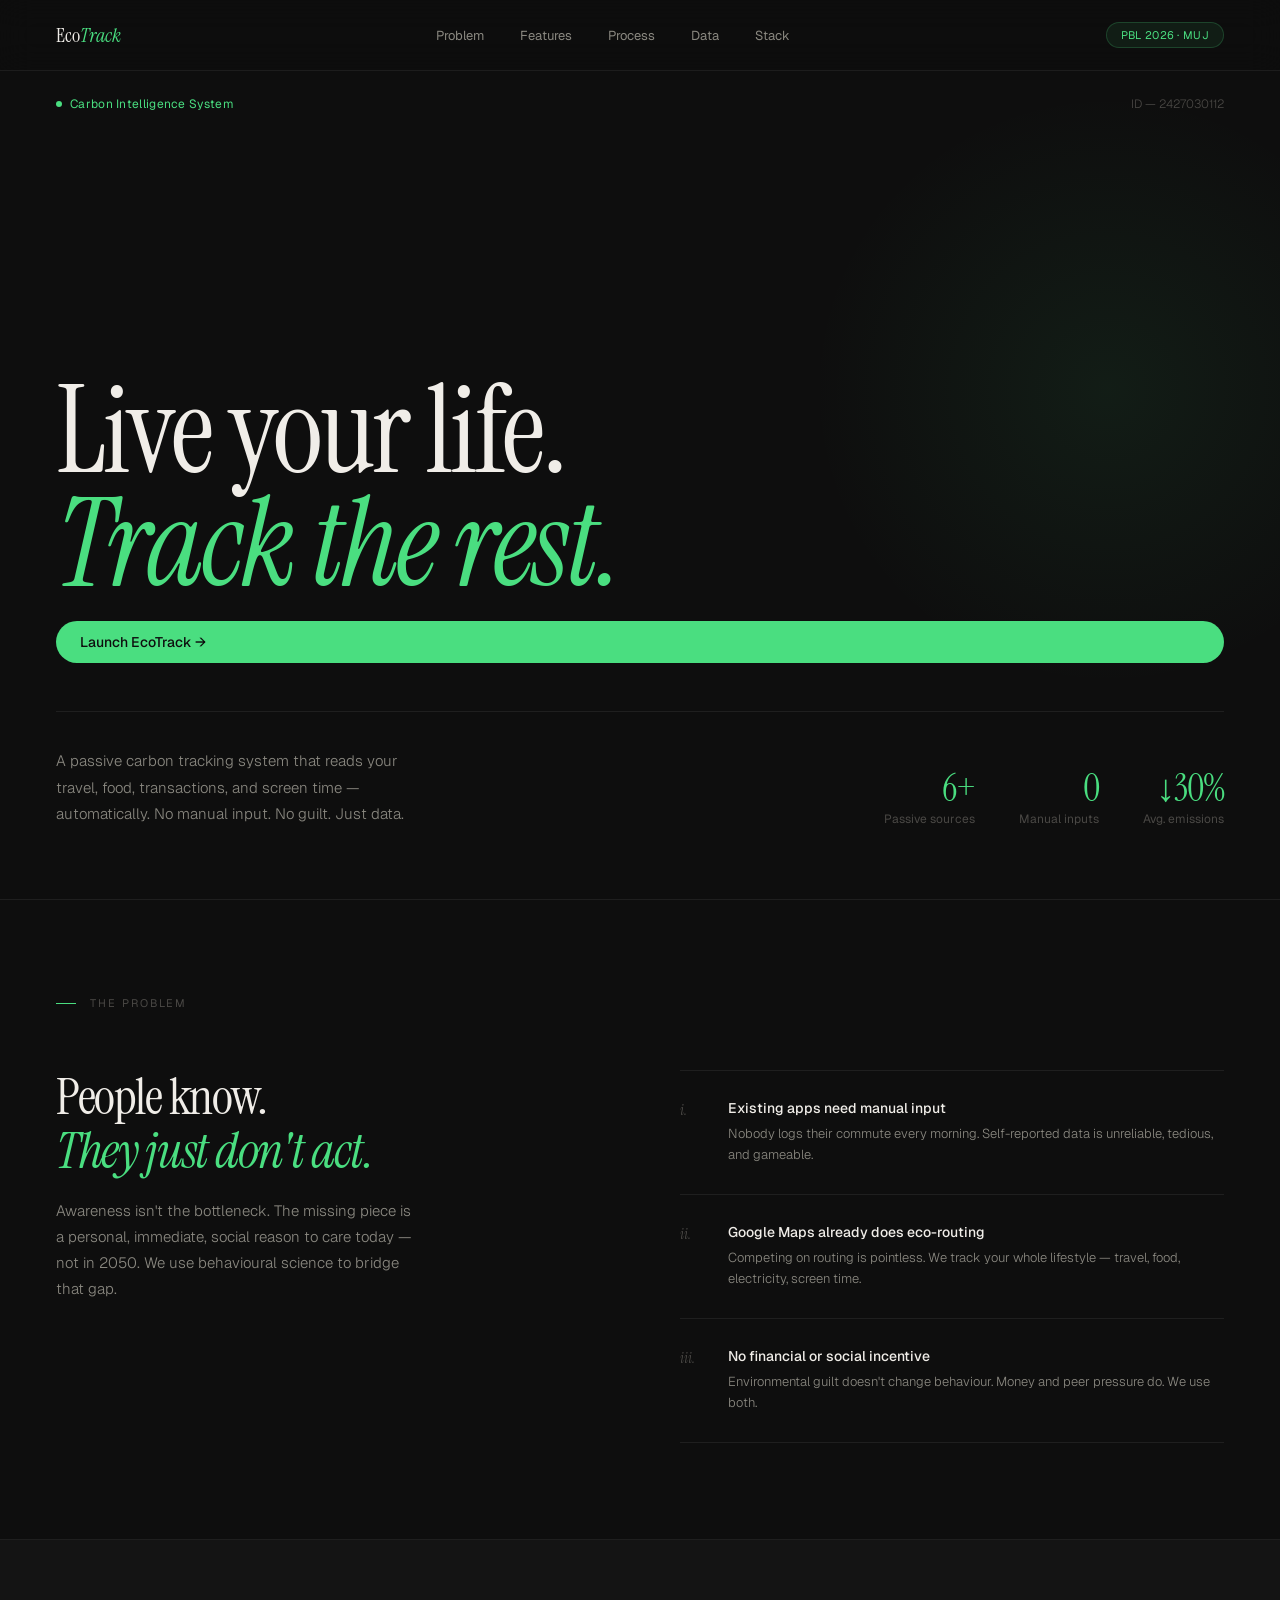
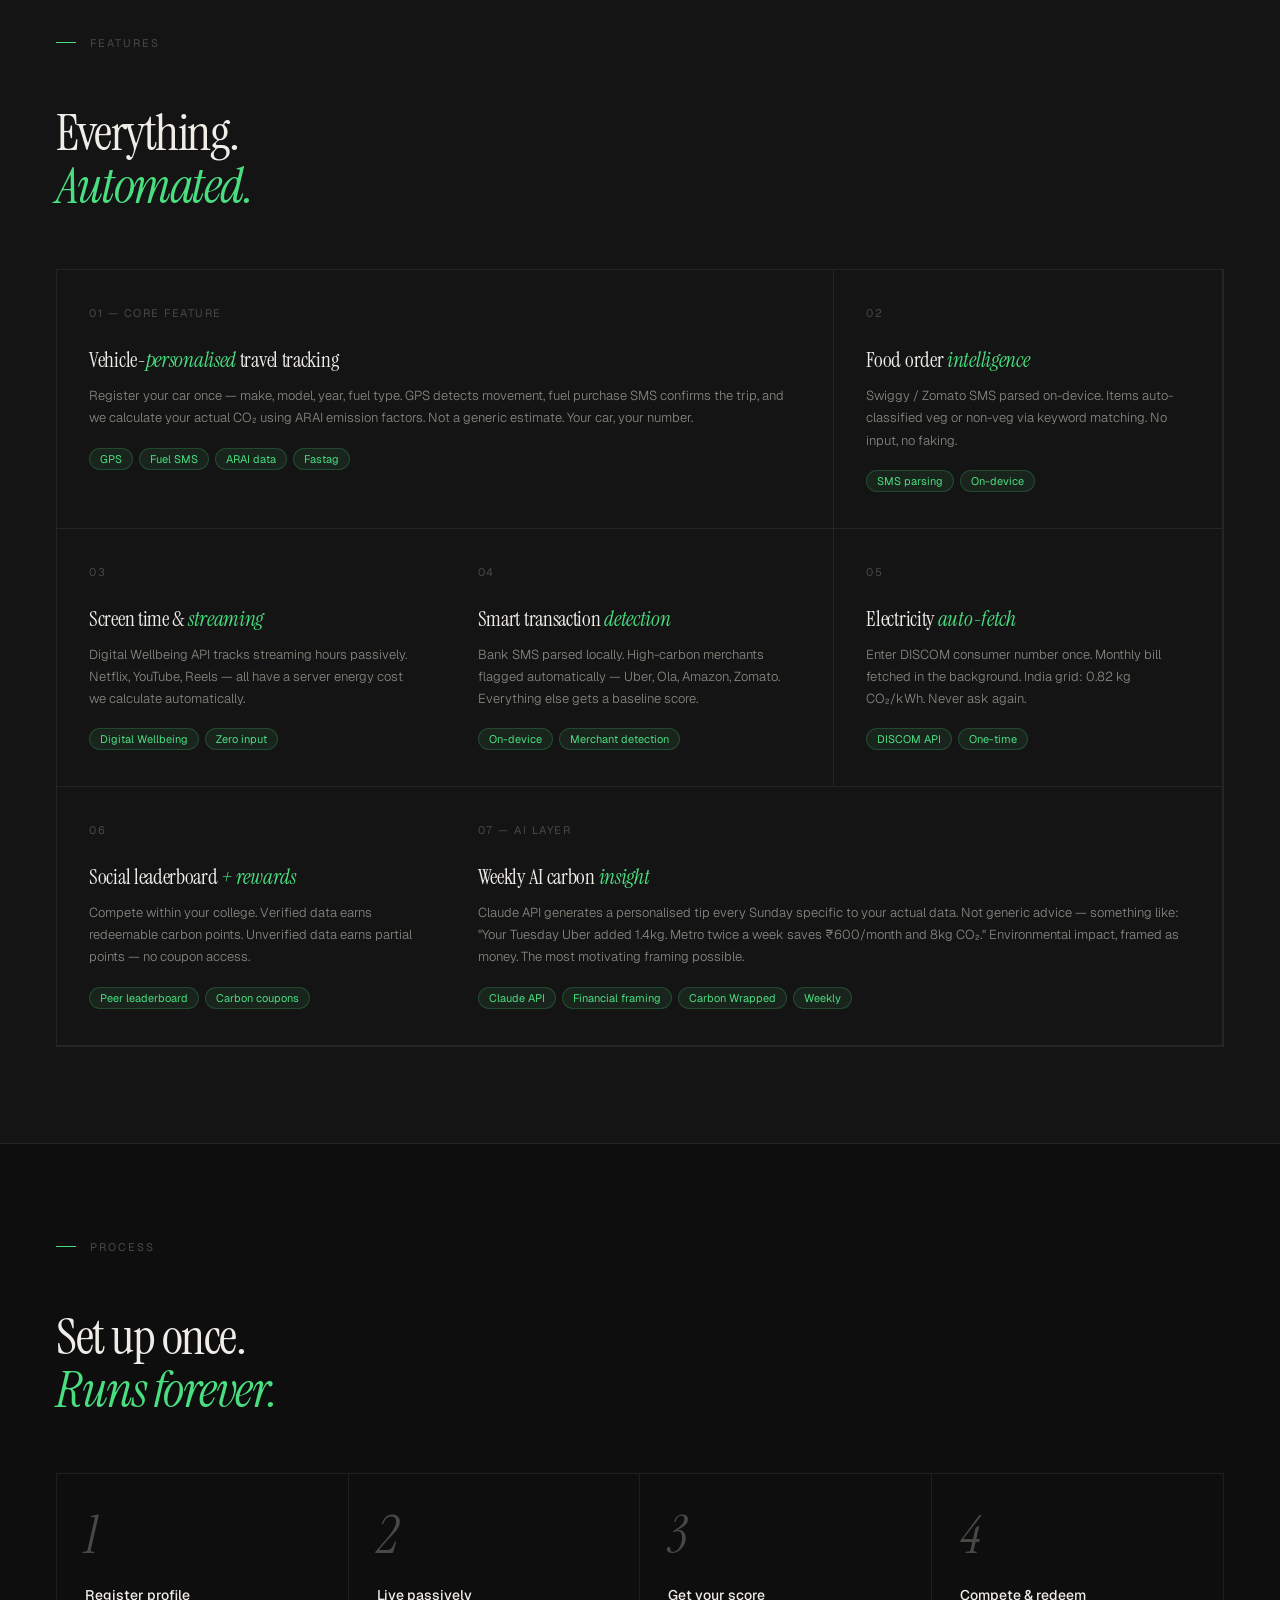
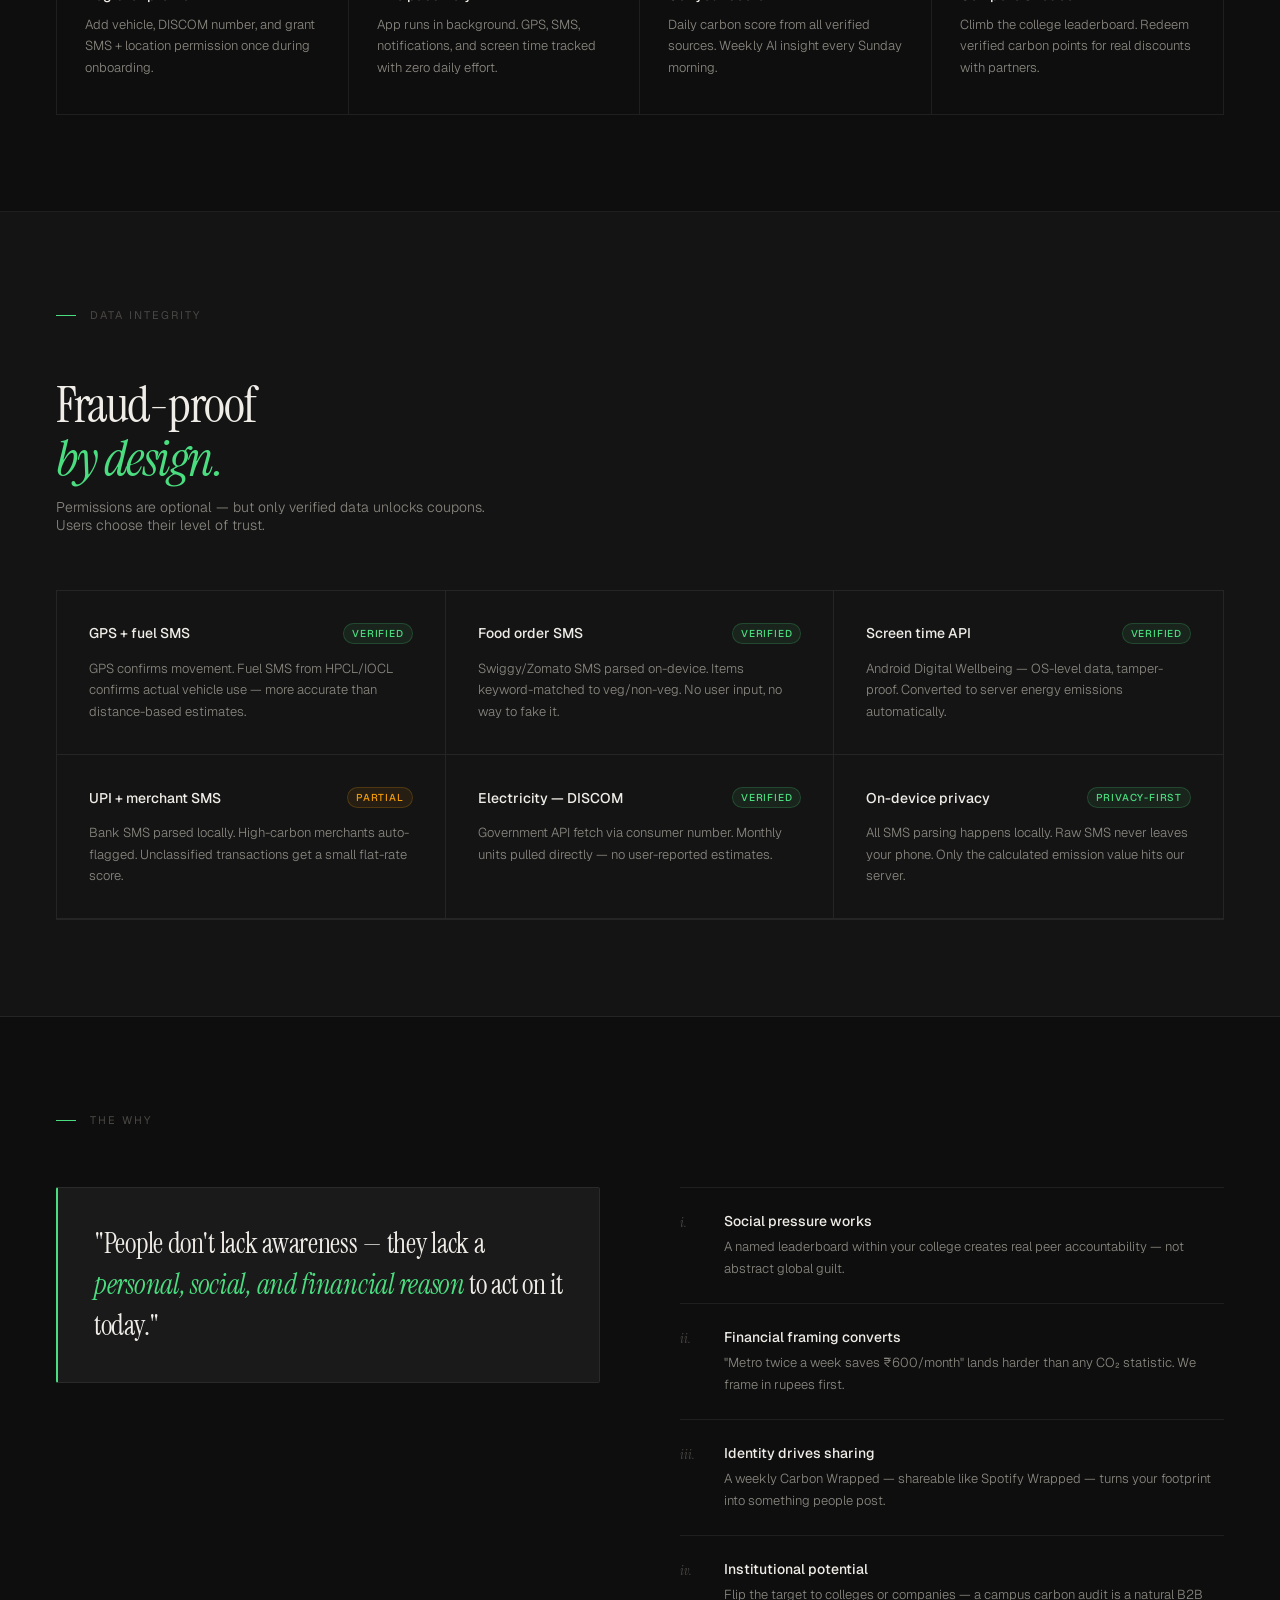
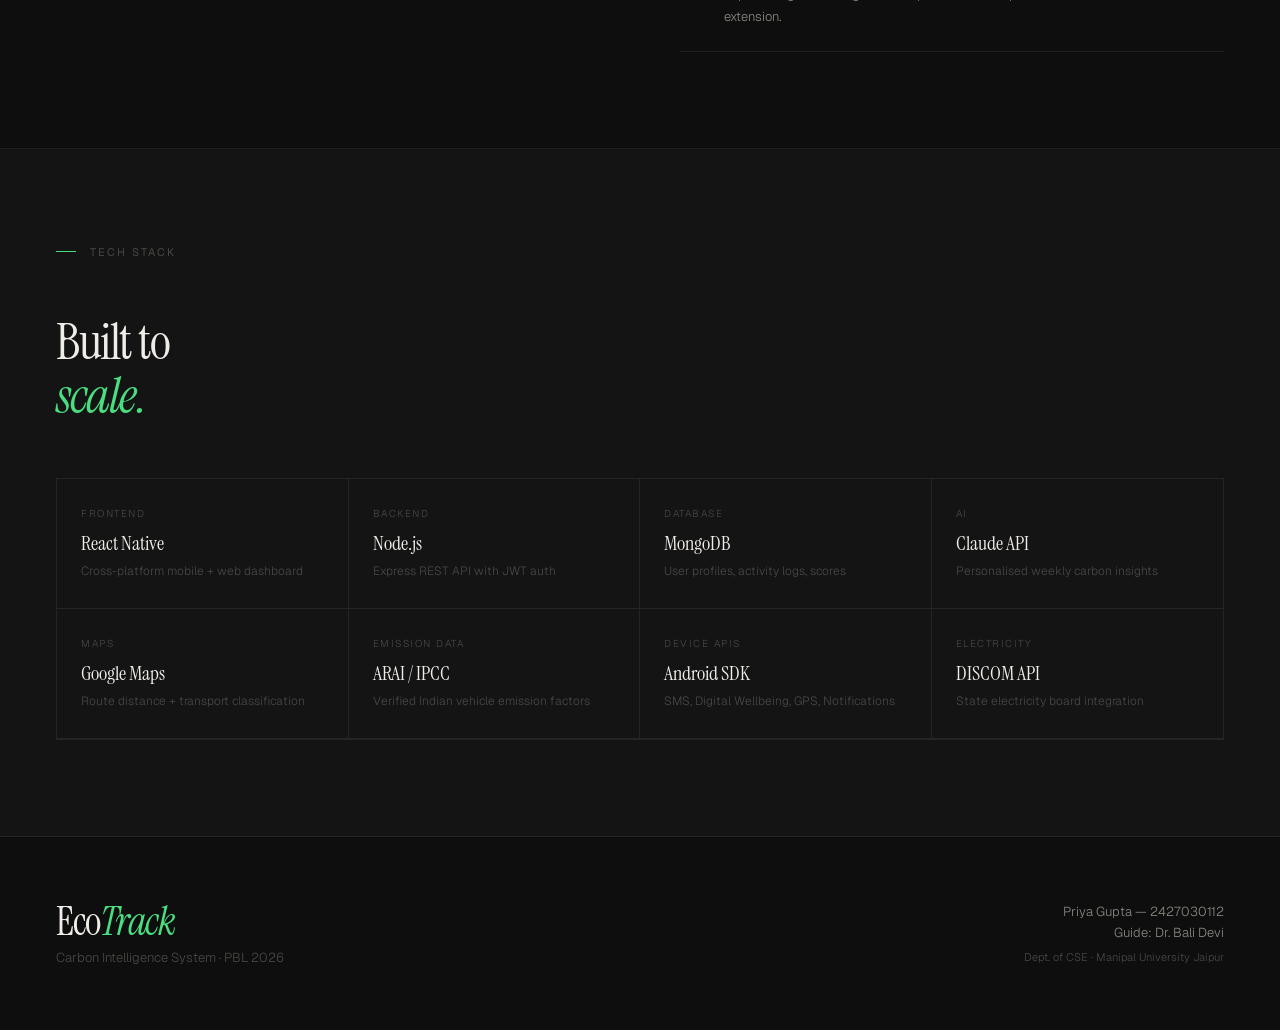
<file: index.html>
<!DOCTYPE html>
<html lang="en">
<head>
<meta charset="UTF-8">
<meta name="viewport" content="width=device-width, initial-scale=1.0">
<title>EcoTrack</title>
<link href="https://fonts.googleapis.com/css2?family=Instrument+Serif:ital@0;1&family=Geist:wght@300;400;500&display=swap" rel="stylesheet">
<style>
*, *::before, *::after { box-sizing: border-box; margin: 0; padding: 0; }

:root {
  --bg: #0e0e0e;
  --bg2: #141414;
  --bg3: #1a1a1a;
  --ink: #f0ede8;
  --ink2: #8a8880;
  --ink3: #4a4845;
  --green: #4ade80;
  --green-dim: #22543d;
  --green-subtle: rgba(74,222,128,0.08);
  --line: rgba(255,255,255,0.07);
  --serif: 'Instrument Serif', serif;
  --sans: 'Geist', sans-serif;
}

html { scroll-behavior: smooth; }
body {
  font-family: var(--sans);
  background: var(--bg);
  color: var(--ink);
  font-weight: 300;
  overflow-x: hidden;
}

/* NAV */
nav {
  position: fixed; top: 0; left: 0; right: 0; z-index: 100;
  display: flex; align-items: center; justify-content: space-between;
  padding: 22px 56px;
  background: rgba(14,14,14,0.85);
  backdrop-filter: blur(16px);
  border-bottom: 1px solid var(--line);
}
.logo { font-family: var(--serif); font-size: 20px; color: var(--ink); }
.logo em { font-style: italic; color: var(--green); }
.nav-links { display: flex; gap: 36px; }
.nav-links a { font-size: 13px; color: var(--ink2); text-decoration: none; transition: color 0.2s; font-weight: 400; }
.nav-links a:hover { color: var(--ink); }
.nav-pill {
  font-size: 11px; font-weight: 400;
  background: var(--green-subtle);
  border: 1px solid rgba(74,222,128,0.2);
  color: var(--green);
  padding: 5px 14px; border-radius: 100px;
  letter-spacing: 0.3px;
}

/* HERO */
.hero {
  min-height: 100vh;
  display: flex; flex-direction: column;
  justify-content: flex-end;
  padding: 0 56px 72px;
  border-bottom: 1px solid var(--line);
  position: relative;
  overflow: hidden;
}

.hero-glow {
  position: absolute;
  width: 600px; height: 600px;
  background: radial-gradient(circle, rgba(74,222,128,0.07) 0%, transparent 70%);
  top: 10%; right: -10%;
  pointer-events: none;
}

.hero-top {
  position: absolute; top: 96px; left: 56px; right: 56px;
  display: flex; justify-content: space-between; align-items: center;
}
.hero-badge {
  display: flex; align-items: center; gap: 8px;
  font-size: 12px; color: var(--green); font-weight: 400; letter-spacing: 0.3px;
  opacity: 0; animation: up 0.7s 0.1s ease forwards;
}
.hero-badge::before {
  content: ''; width: 6px; height: 6px;
  background: var(--green); border-radius: 50%;
  animation: blink 2.5s ease infinite;
}
@keyframes blink { 0%,100%{opacity:1} 50%{opacity:0.3} }
.hero-id { font-size: 12px; color: var(--ink3); opacity: 0; animation: up 0.7s 0.15s ease forwards; }

.hero h1 {
  font-family: var(--serif);
  font-size: clamp(64px, 9.5vw, 128px);
  font-weight: 400;
  line-height: 0.93;
  letter-spacing: -3px;
  opacity: 0; animation: up 0.8s 0.2s ease forwards;
}
.hero h1 em { font-style: italic; color: var(--green); }

.hero-row {
  display: flex; justify-content: space-between; align-items: flex-end;
  margin-top: 48px; padding-top: 36px;
  border-top: 1px solid var(--line);
  opacity: 0; animation: up 0.8s 0.35s ease forwards;
}
.hero-desc { max-width: 380px; font-size: 15px; color: var(--ink2); line-height: 1.75; }
.hero-stats { display: flex; gap: 44px; }
.hs { text-align: right; }
.hs-n { font-family: var(--serif); font-size: 38px; color: var(--green); letter-spacing: -1px; line-height: 1; }
.hs-l { font-size: 12px; color: var(--ink3); margin-top: 4px; font-weight: 400; }

@keyframes up {
  from { opacity:0; transform: translateY(20px); }
  to { opacity:1; transform: translateY(0); }
}

/* SECTION COMMON */
section { padding: 96px 56px; border-bottom: 1px solid var(--line); }
.sec-label {
  font-size: 11px; letter-spacing: 2px; text-transform: uppercase;
  color: var(--ink3); font-weight: 400; margin-bottom: 56px;
  display: flex; align-items: center; gap: 14px;
}
.sec-label::before { content:''; width: 20px; height: 1px; background: var(--green); }
.sec-title {
  font-family: var(--serif);
  font-size: clamp(36px, 4vw, 56px);
  font-weight: 400; letter-spacing: -1.5px; line-height: 1.05;
}
.sec-title em { font-style: italic; color: var(--green); }

/* PROBLEM */
.prob-layout { display: grid; grid-template-columns: 1fr 1fr; gap: 80px; align-items: start; margin-top: 60px; }
.prob-copy p { font-size: 15px; color: var(--ink2); line-height: 1.75; margin-top: 20px; max-width: 360px; }
.prob-items { display: flex; flex-direction: column; }
.prob-item {
  display: grid; grid-template-columns: 32px 1fr; gap: 16px;
  padding: 28px 0; border-bottom: 1px solid var(--line);
  transition: padding-left 0.3s;
}
.prob-item:hover { padding-left: 8px; }
.prob-item:first-child { border-top: 1px solid var(--line); }
.pi-n { font-family: var(--serif); font-size: 14px; color: var(--ink3); font-style: italic; padding-top: 2px; }
.prob-item h3 { font-size: 14px; font-weight: 500; margin-bottom: 6px; color: var(--ink); }
.prob-item p { font-size: 13px; color: var(--ink2); line-height: 1.65; }

/* FEATURES */
.feat-grid {
  display: grid; grid-template-columns: repeat(3, 1fr);
  border: 1px solid var(--line);
  margin-top: 56px;
}
.feat {
  padding: 36px 32px;
  border-right: 1px solid var(--line);
  border-bottom: 1px solid var(--line);
  transition: background 0.25s;
  position: relative; overflow: hidden;
}
.feat::before {
  content: ''; position: absolute; top: 0; left: 0; right: 0; height: 1px;
  background: var(--green); transform: scaleX(0); transform-origin: left;
  transition: transform 0.3s ease;
}
.feat:hover { background: var(--bg3); }
.feat:hover::before { transform: scaleX(1); }
.feat:nth-child(3n) { border-right: none; }
.feat.wide { grid-column: span 2; }
.feat-n { font-size: 11px; letter-spacing: 1.5px; color: var(--ink3); margin-bottom: 28px; font-weight: 400; }
.feat h3 { font-family: var(--serif); font-size: 21px; font-weight: 400; letter-spacing: -0.3px; margin-bottom: 12px; line-height: 1.2; }
.feat h3 em { font-style: italic; color: var(--green); }
.feat p { font-size: 13px; color: var(--ink2); line-height: 1.7; }
.feat-tags { display: flex; flex-wrap: wrap; gap: 6px; margin-top: 18px; }
.tag {
  font-size: 11px; color: var(--green); border: 1px solid rgba(74,222,128,0.2);
  background: var(--green-subtle); padding: 3px 10px; border-radius: 100px; font-weight: 400;
}

/* HOW IT WORKS */
.how-grid {
  display: grid; grid-template-columns: repeat(4,1fr);
  border: 1px solid var(--line); margin-top: 56px;
}
.step { padding: 36px 28px; border-right: 1px solid var(--line); }
.step:last-child { border-right: none; }
.step-n {
  font-family: var(--serif); font-size: 52px; color: var(--ink3);
  line-height: 1; margin-bottom: 24px; font-style: italic;
}
.step h3 { font-size: 14px; font-weight: 500; margin-bottom: 10px; color: var(--ink); }
.step p { font-size: 13px; color: var(--ink2); line-height: 1.65; }

/* DATA */
.data-grid {
  display: grid; grid-template-columns: repeat(3,1fr);
  border: 1px solid var(--line); margin-top: 56px;
}
.dc {
  padding: 32px; border-right: 1px solid var(--line); border-bottom: 1px solid var(--line);
  transition: background 0.2s;
}
.dc:hover { background: var(--bg3); }
.dc:nth-child(3n) { border-right: none; }
.dc-top { display: flex; justify-content: space-between; align-items: center; margin-bottom: 14px; }
.dc h3 { font-size: 14px; font-weight: 500; }
.dc p { font-size: 13px; color: var(--ink2); line-height: 1.65; }
.vbadge {
  font-size: 10px; letter-spacing: 0.8px; text-transform: uppercase;
  color: var(--green); background: var(--green-subtle);
  border: 1px solid rgba(74,222,128,0.2); padding: 3px 8px; border-radius: 100px; font-weight: 500;
}
.vbadge.amber { color: #f59e0b; background: rgba(245,158,11,0.08); border-color: rgba(245,158,11,0.2); }

/* WHY */
.why-layout { display: grid; grid-template-columns: 1fr 1fr; gap: 80px; align-items: start; margin-top: 60px; }
.why-quote {
  font-family: var(--serif); font-size: clamp(22px, 2.2vw, 28px);
  line-height: 1.45; color: var(--ink); letter-spacing: -0.3px;
  padding: 36px; background: var(--bg3); border: 1px solid var(--line);
  border-radius: 2px; border-left: 2px solid var(--green);
}
.why-quote em { font-style: italic; color: var(--green); }
.why-pts { display: flex; flex-direction: column; }
.why-pt {
  display: grid; grid-template-columns: 28px 1fr; gap: 16px;
  padding: 24px 0; border-bottom: 1px solid var(--line);
}
.why-pt:first-child { border-top: 1px solid var(--line); }
.wp-n { font-family: var(--serif); font-size: 13px; color: var(--ink3); font-style: italic; padding-top: 2px; }
.why-pt h3 { font-size: 14px; font-weight: 500; margin-bottom: 6px; }
.why-pt p { font-size: 13px; color: var(--ink2); line-height: 1.65; }

/* TECH */
.tech-grid {
  display: grid; grid-template-columns: repeat(4,1fr);
  border: 1px solid var(--line); margin-top: 56px;
}
.tc {
  padding: 28px 24px; border-right: 1px solid var(--line); border-bottom: 1px solid var(--line);
  transition: background 0.2s;
}
.tc:hover { background: var(--bg3); }
.tc:nth-child(4n) { border-right: none; }
.tc-layer { font-size: 10px; letter-spacing: 1.5px; text-transform: uppercase; color: var(--ink3); margin-bottom: 10px; }
.tc-name { font-family: var(--serif); font-size: 20px; color: var(--ink); margin-bottom: 6px; }
.tc-desc { font-size: 12px; color: var(--ink3); line-height: 1.5; }

/* FOOTER */
footer {
  padding: 64px 56px;
  display: flex; justify-content: space-between; align-items: flex-end;
}
.fl-logo { font-family: var(--serif); font-size: 40px; letter-spacing: -1.5px; line-height: 1; margin-bottom: 8px; }
.fl-logo em { font-style: italic; color: var(--green); }
.fl-sub { font-size: 13px; color: var(--ink3); }
.fr { text-align: right; }
.fr p { font-size: 13px; color: var(--ink2); margin-bottom: 4px; }
.fr small { font-size: 11px; color: var(--ink3); }

/* REVEAL */
.reveal { opacity: 0; transform: translateY(22px); transition: opacity 0.65s ease, transform 0.65s ease; }
.reveal.visible { opacity: 1; transform: translateY(0); }
</style>
</head>
<body>

<nav>
  <div class="logo">Eco<em>Track</em></div>
  <div class="nav-links">
    <a href="#problem">Problem</a>
    <a href="#features">Features</a>
    <a href="#how">Process</a>
    <a href="#data">Data</a>
    <a href="#tech">Stack</a>
  </div>
  <div class="nav-pill">PBL 2026 · MUJ</div>
</nav>

<!-- HERO -->
<section class="hero">
  <div class="hero-glow"></div>
  <div class="hero-top">
    <div class="hero-badge">Carbon Intelligence System</div>
    <div class="hero-id">ID — 2427030112</div>
  </div>
  <h1>Live your life.<br><em>Track the rest.</em></h1>
    <a href="Eco_track.html" style="
display:inline-block;
margin-top:20px;
background:#4ade80;
color:#0e0e0e;
padding:12px 24px;
border-radius:25px;
text-decoration:none;
font-size:14px;
font-weight:500;">
Launch EcoTrack →
</a>
  <div class="hero-row">
    <p class="hero-desc">A passive carbon tracking system that reads your travel, food, transactions, and screen time — automatically. No manual input. No guilt. Just data.</p>
    <div class="hero-stats">
      <div class="hs"><div class="hs-n">6+</div><div class="hs-l">Passive sources</div></div>
      <div class="hs"><div class="hs-n">0</div><div class="hs-l">Manual inputs</div></div>
      <div class="hs"><div class="hs-n">↓30%</div><div class="hs-l">Avg. emissions</div></div>
    </div>
  </div>
</section>

<!-- PROBLEM -->
<section id="problem">
  <div class="sec-label reveal">The problem</div>
  <div class="prob-layout reveal">
    <div class="prob-copy">
      <h2 class="sec-title">People know.<br><em>They just don't act.</em></h2>
      <p>Awareness isn't the bottleneck. The missing piece is a personal, immediate, social reason to care today — not in 2050. We use behavioural science to bridge that gap.</p>
    </div>
    <div class="prob-items">
      <div class="prob-item">
        <div class="pi-n">i.</div>
        <div><h3>Existing apps need manual input</h3><p>Nobody logs their commute every morning. Self-reported data is unreliable, tedious, and gameable.</p></div>
      </div>
      <div class="prob-item">
        <div class="pi-n">ii.</div>
        <div><h3>Google Maps already does eco-routing</h3><p>Competing on routing is pointless. We track your whole lifestyle — travel, food, electricity, screen time.</p></div>
      </div>
      <div class="prob-item">
        <div class="pi-n">iii.</div>
        <div><h3>No financial or social incentive</h3><p>Environmental guilt doesn't change behaviour. Money and peer pressure do. We use both.</p></div>
      </div>
    </div>
  </div>
</section>

<!-- FEATURES -->
<section id="features" style="background:var(--bg2);">
  <div class="sec-label reveal">Features</div>
  <h2 class="sec-title reveal">Everything.<br><em>Automated.</em></h2>
  <div class="feat-grid reveal">
    <div class="feat wide">
      <div class="feat-n">01 — CORE FEATURE</div>
      <h3>Vehicle-<em>personalised</em> travel tracking</h3>
      <p>Register your car once — make, model, year, fuel type. GPS detects movement, fuel purchase SMS confirms the trip, and we calculate your actual CO₂ using ARAI emission factors. Not a generic estimate. Your car, your number.</p>
      <div class="feat-tags"><span class="tag">GPS</span><span class="tag">Fuel SMS</span><span class="tag">ARAI data</span><span class="tag">Fastag</span></div>
    </div>
    <div class="feat">
      <div class="feat-n">02</div>
      <h3>Food order <em>intelligence</em></h3>
      <p>Swiggy / Zomato SMS parsed on-device. Items auto-classified veg or non-veg via keyword matching. No input, no faking.</p>
      <div class="feat-tags"><span class="tag">SMS parsing</span><span class="tag">On-device</span></div>
    </div>
    <div class="feat">
      <div class="feat-n">03</div>
      <h3>Screen time &amp; <em>streaming</em></h3>
      <p>Digital Wellbeing API tracks streaming hours passively. Netflix, YouTube, Reels — all have a server energy cost we calculate automatically.</p>
      <div class="feat-tags"><span class="tag">Digital Wellbeing</span><span class="tag">Zero input</span></div>
    </div>
    <div class="feat">
      <div class="feat-n">04</div>
      <h3>Smart transaction <em>detection</em></h3>
      <p>Bank SMS parsed locally. High-carbon merchants flagged automatically — Uber, Ola, Amazon, Zomato. Everything else gets a baseline score.</p>
      <div class="feat-tags"><span class="tag">On-device</span><span class="tag">Merchant detection</span></div>
    </div>
    <div class="feat">
      <div class="feat-n">05</div>
      <h3>Electricity <em>auto-fetch</em></h3>
      <p>Enter DISCOM consumer number once. Monthly bill fetched in the background. India grid: 0.82 kg CO₂/kWh. Never ask again.</p>
      <div class="feat-tags"><span class="tag">DISCOM API</span><span class="tag">One-time</span></div>
    </div>
    <div class="feat">
      <div class="feat-n">06</div>
      <h3>Social leaderboard <em>+ rewards</em></h3>
      <p>Compete within your college. Verified data earns redeemable carbon points. Unverified data earns partial points — no coupon access.</p>
      <div class="feat-tags"><span class="tag">Peer leaderboard</span><span class="tag">Carbon coupons</span></div>
    </div>
    <div class="feat wide">
      <div class="feat-n">07 — AI LAYER</div>
      <h3>Weekly AI carbon <em>insight</em></h3>
      <p>Claude API generates a personalised tip every Sunday specific to your actual data. Not generic advice — something like: "Your Tuesday Uber added 1.4kg. Metro twice a week saves ₹600/month and 8kg CO₂." Environmental impact, framed as money. The most motivating framing possible.</p>
      <div class="feat-tags"><span class="tag">Claude API</span><span class="tag">Financial framing</span><span class="tag">Carbon Wrapped</span><span class="tag">Weekly</span></div>
    </div>
  </div>
</section>

<!-- HOW IT WORKS -->
<section id="how">
  <div class="sec-label reveal">Process</div>
  <h2 class="sec-title reveal">Set up once.<br><em>Runs forever.</em></h2>
  <div class="how-grid reveal">
    <div class="step"><div class="step-n">1</div><h3>Register profile</h3><p>Add vehicle, DISCOM number, and grant SMS + location permission once during onboarding.</p></div>
    <div class="step"><div class="step-n">2</div><h3>Live passively</h3><p>App runs in background. GPS, SMS, notifications, and screen time tracked with zero daily effort.</p></div>
    <div class="step"><div class="step-n">3</div><h3>Get your score</h3><p>Daily carbon score from all verified sources. Weekly AI insight every Sunday morning.</p></div>
    <div class="step"><div class="step-n">4</div><h3>Compete & redeem</h3><p>Climb the college leaderboard. Redeem verified carbon points for real discounts with partners.</p></div>
  </div>
</section>

<!-- DATA -->
<section id="data" style="background:var(--bg2);">
  <div class="sec-label reveal">Data integrity</div>
  <h2 class="sec-title reveal">Fraud-proof<br><em>by design.</em></h2>
  <p class="reveal" style="color:var(--ink2);font-size:14px;margin-top:12px;max-width:440px;font-weight:300;">Permissions are optional — but only verified data unlocks coupons. Users choose their level of trust.</p>
  <div class="data-grid reveal">
    <div class="dc"><div class="dc-top"><h3>GPS + fuel SMS</h3><span class="vbadge">Verified</span></div><p>GPS confirms movement. Fuel SMS from HPCL/IOCL confirms actual vehicle use — more accurate than distance-based estimates.</p></div>
    <div class="dc"><div class="dc-top"><h3>Food order SMS</h3><span class="vbadge">Verified</span></div><p>Swiggy/Zomato SMS parsed on-device. Items keyword-matched to veg/non-veg. No user input, no way to fake it.</p></div>
    <div class="dc"><div class="dc-top"><h3>Screen time API</h3><span class="vbadge">Verified</span></div><p>Android Digital Wellbeing — OS-level data, tamper-proof. Converted to server energy emissions automatically.</p></div>
    <div class="dc"><div class="dc-top"><h3>UPI + merchant SMS</h3><span class="vbadge amber">Partial</span></div><p>Bank SMS parsed locally. High-carbon merchants auto-flagged. Unclassified transactions get a small flat-rate score.</p></div>
    <div class="dc"><div class="dc-top"><h3>Electricity — DISCOM</h3><span class="vbadge">Verified</span></div><p>Government API fetch via consumer number. Monthly units pulled directly — no user-reported estimates.</p></div>
    <div class="dc"><div class="dc-top"><h3>On-device privacy</h3><span class="vbadge">Privacy-first</span></div><p>All SMS parsing happens locally. Raw SMS never leaves your phone. Only the calculated emission value hits our server.</p></div>
  </div>
</section>

<!-- WHY -->
<section id="why">
  <div class="sec-label reveal">The why</div>
  <div class="why-layout reveal">
    <div class="why-quote">"People don't lack awareness — they lack a <em>personal, social, and financial reason</em> to act on it today."</div>
    <div class="why-pts">
      <div class="why-pt"><div class="wp-n">i.</div><div><h3>Social pressure works</h3><p>A named leaderboard within your college creates real peer accountability — not abstract global guilt.</p></div></div>
      <div class="why-pt"><div class="wp-n">ii.</div><div><h3>Financial framing converts</h3><p>"Metro twice a week saves ₹600/month" lands harder than any CO₂ statistic. We frame in rupees first.</p></div></div>
      <div class="why-pt"><div class="wp-n">iii.</div><div><h3>Identity drives sharing</h3><p>A weekly Carbon Wrapped — shareable like Spotify Wrapped — turns your footprint into something people post.</p></div></div>
      <div class="why-pt"><div class="wp-n">iv.</div><div><h3>Institutional potential</h3><p>Flip the target to colleges or companies — a campus carbon audit is a natural B2B extension.</p></div></div>
    </div>
  </div>
</section>

<!-- TECH -->
<section id="tech" style="background:var(--bg2);">
  <div class="sec-label reveal">Tech stack</div>
  <h2 class="sec-title reveal">Built to<br><em>scale.</em></h2>
  <div class="tech-grid reveal">
    <div class="tc"><div class="tc-layer">Frontend</div><div class="tc-name">React Native</div><div class="tc-desc">Cross-platform mobile + web dashboard</div></div>
    <div class="tc"><div class="tc-layer">Backend</div><div class="tc-name">Node.js</div><div class="tc-desc">Express REST API with JWT auth</div></div>
    <div class="tc"><div class="tc-layer">Database</div><div class="tc-name">MongoDB</div><div class="tc-desc">User profiles, activity logs, scores</div></div>
    <div class="tc"><div class="tc-layer">AI</div><div class="tc-name">Claude API</div><div class="tc-desc">Personalised weekly carbon insights</div></div>
    <div class="tc"><div class="tc-layer">Maps</div><div class="tc-name">Google Maps</div><div class="tc-desc">Route distance + transport classification</div></div>
    <div class="tc"><div class="tc-layer">Emission data</div><div class="tc-name">ARAI / IPCC</div><div class="tc-desc">Verified Indian vehicle emission factors</div></div>
    <div class="tc"><div class="tc-layer">Device APIs</div><div class="tc-name">Android SDK</div><div class="tc-desc">SMS, Digital Wellbeing, GPS, Notifications</div></div>
    <div class="tc"><div class="tc-layer">Electricity</div><div class="tc-name">DISCOM API</div><div class="tc-desc">State electricity board integration</div></div>
  </div>
</section>

<!-- FOOTER -->
<footer>
  <div>
    <div class="fl-logo">Eco<em>Track</em></div>
    <p class="fl-sub">Carbon Intelligence System · PBL 2026</p>
  </div>
  <div class="fr">
    <p>Priya Gupta — 2427030112</p>
    <p>Guide: Dr. Bali Devi</p>
    <small>Dept. of CSE · Manipal University Jaipur</small>
  </div>
</footer>

<script>
  const obs = new IntersectionObserver(entries => {
    entries.forEach(e => { if (e.isIntersecting) e.target.classList.add('visible'); });
  }, { threshold: 0.07 });
  document.querySelectorAll('.reveal').forEach(r => obs.observe(r));
</script>
</body>
</html>
</file>
